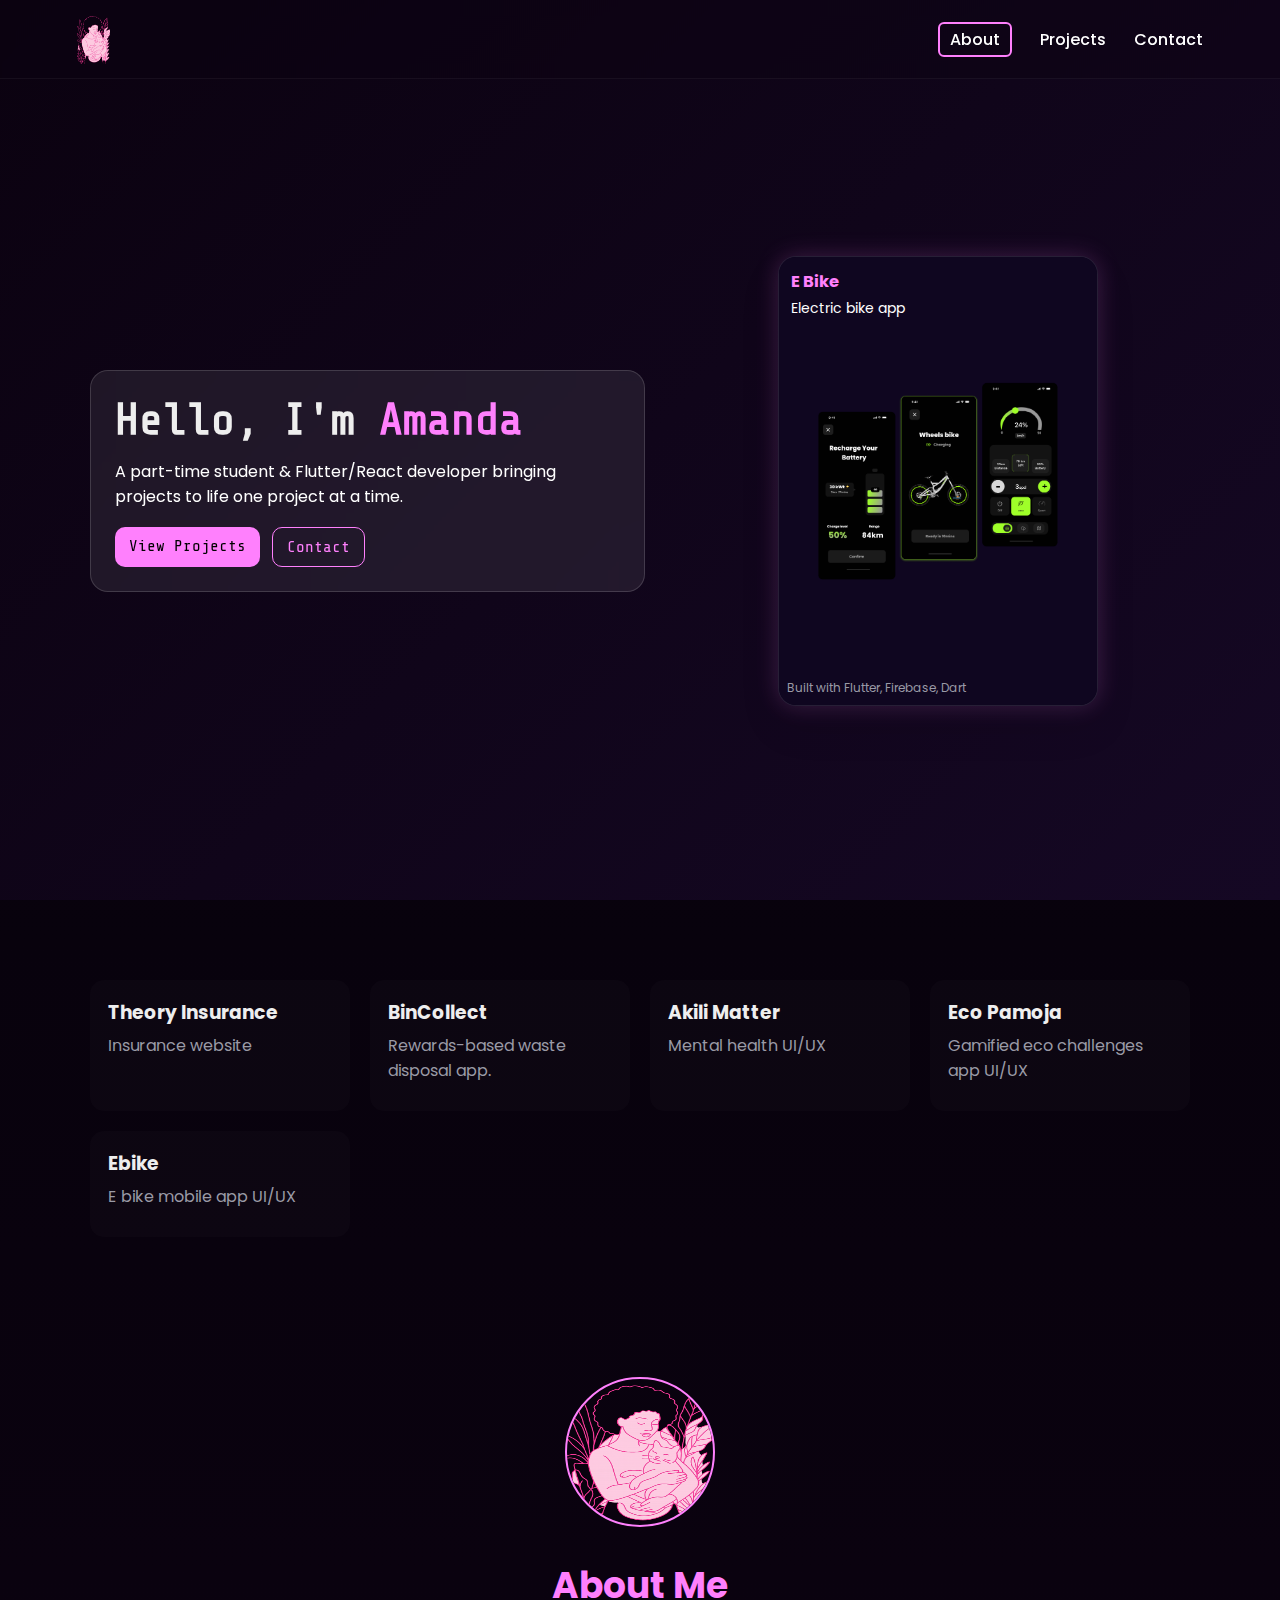
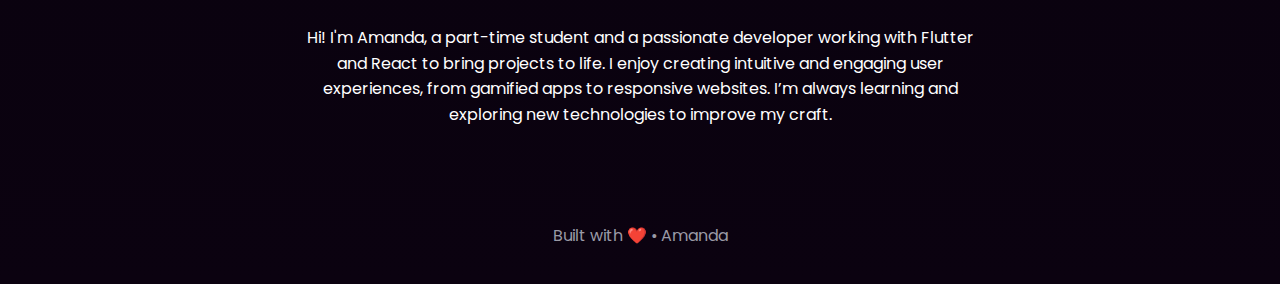
<file: index.html>
<!doctype html> 
<html lang="en">
<head>
<meta charset="utf-8" />
<meta name="viewport" content="width=device-width,initial-scale=1" />
<title>Amanda — Portfolio</title>
<link rel="icon" href="assets/logo.png" />
<link rel="preconnect" href="https://fonts.googleapis.com">
<link rel="preconnect" href="https://fonts.gstatic.com" crossorigin>
<link href="https://fonts.googleapis.com/css2?family=Poppins:wght@100..900&family=Share+Tech+Mono&display=swap" rel="stylesheet">
<style>
  :root{
    --bg1:#0b0210;
    --accent:#ff80fd; 
    --muted:#9a9aa6;
    --card:#0f0820;
  }
  *{box-sizing:border-box;margin:0;padding:0}
  body{
    font-family: Poppins, system-ui;
    color:#eee;
    background:linear-gradient(180deg,#05020a,#0b0210);
    overflow-x:hidden;
    position: relative;
  }

  /* NAVBAR */
 nav {
  position: fixed;  
  top: 0; 
  left: 0;
  width: 100%;
  z-index: 100;
  display: flex;
  align-items: center;
  justify-content: space-between;
  padding: 14px 6vw;
  background: rgba(11,2,16,0.35);
  backdrop-filter: blur(6px);
  border-bottom: 1px solid rgba(255,255,255,0.05);
}
  nav img.logo{height:50px}
  nav ul{display:flex;gap:28px;list-style:none}
  nav a{color:#fff;text-decoration:none;font-weight:500}
  nav a:hover{color:var(--accent)}

  /* Hamburger */
  .hamburger {
    display: none;
    flex-direction: column;
    gap: 5px;
    cursor: pointer;
  }
  .hamburger span {
    width: 20px;
    height: 3px;
    background: #fff;
    border-radius: 2px;
  }

  /* Mobile nav */
  .nav-links {
    display:flex;
    gap:28px;
  }
  .nav-links.active {
    display:block;
    position:absolute;
    top:70px;
    right:6vw;
    background:rgba(11,2,16,0.95);
    border-radius:12px;
    padding:14px 20px;
  }
  .nav-links.active li {
    margin:12px 0;
  }

 /* HERO */
.hero {
  min-height: 100vh;
  display:flex;
  align-items:center;
  padding: 110px 6vw 48px; 
  position:relative;
  overflow:hidden;
  background: linear-gradient(135deg, #0b0210, #1a0b2e, #ff80fd9a);
  background-size: 300% 300%;
  animation: gradientShift 20s ease infinite;
}
.hero::after {
  content: "";
  position: absolute;
  inset: 0;
  background-image: url("https://www.transparenttextures.com/patterns/noisy.png");
  opacity: 0.25;
  pointer-events: none;
}
@keyframes gradientShift {
  0% { background-position: 0% 50%; }
  50% { background-position: 100% 50%; }
  100% { background-position: 0% 50%; }
}

  .container{
    max-width:1100px;margin:0 auto;
    display:flex;gap:40px;align-items:center;width:100%;
  }
  .hero-left{flex:1}
  .title{font-size:clamp(28px,5vw,44px);font-weight:700;margin-bottom:14px}
  .title .name{color:var(--accent)}
  .subtitle{color:var(--muted);margin-bottom:18px}
  .cta-row{display:flex;gap:12px}
  .btn{padding:10px 14px;border-radius:10px;background:var(--accent);color:#000;text-decoration:none;font-weight:400}
  .btn.ghost{background:transparent;border:1px solid var(--accent);color:var(--accent)}

  /* Glass */
  .glass {
    background: rgba(255,255,255,0.08);
    border: 1px solid rgba(255,255,255,0.15);
    border-radius: 18px;
    padding: 24px;
    backdrop-filter: blur(10px);
    font-family: "Share Tech Mono", monospace;
  }
.glass p {
  font-family: "Poppins", system-ui;
  color: #fff; /* keep white */
}
  /* Mock / Carousel */
  .hero-right{flex:1;display:flex;justify-content:center}
  .mock{
    width:320px;
    height:450px;
    border-radius:18px;
    background:#0f0620;overflow:hidden;position:relative;
    border: 1px solid rgba(255,255,255,0.1);
    box-shadow: 0 20px 40px rgba(2,2,10,.10), 0 0 25px rgba(255,128,253,0.20);
    animation: floatY 6s ease-in-out infinite;
    z-index: 10; 
  }
  .carousel{
    width:100%;
    height:100%;
    position:relative
  
  }
  .carousel img {
  width: 90%;
  height: auto;
  object-fit: contain;
  position: absolute;
  top: 50%;
  left: 50%;
  transform: translate(-50%, -50%); /* centers both vertically & horizontally */
  opacity: 0;
  transition: opacity 0.6s ease;
}

  .carousel img.active{opacity:1}
  .carousel-overlay {position:absolute;top:0;left:0;width:100%;padding:12px;background:#0f0620;color:#fff;font-size:14px;}
  .carousel-overlay h3{margin-bottom:4px;color:var(--accent)}
  .carousel-footer {position:absolute;bottom:0;left:0;width:100%;padding:8px;background:#0f0620;font-size:12px;color:var(--muted);}

  @keyframes floatY {
    0%,100% { transform: translateY(0); }
    50% { transform: translateY(-20px); }
  }

  /* Projects */
  section.projects{padding:80px 6vw}
  .projects .grid{display:grid;grid-template-columns:repeat(auto-fit,minmax(240px,1fr));gap:20px;max-width:1100px;margin:0 auto}
  .card{padding:18px;border-radius:14px;background:rgba(255,255,255,.02);cursor:pointer}
  .card h3{margin-bottom:6px}
  .card p{color:var(--muted);margin-bottom:10px}

  /* Responsive */
  @media(max-width:768px){
    .container{flex-direction:column;text-align:center}
    .hero-right{margin-top:28px}
    .hamburger{display:flex}
    nav ul.nav-links{display:none;flex-direction:column}
  }
</style>
</head>
<body>

<!-- Navbar -->
 <nav>
  <img src="assets/logo.png" class="logo" alt="Logo"/>
  <div class="hamburger" id="hamburger">
    <span></span><span></span><span></span>
  </div>
  <ul class="nav-links">
    <li>
  <a href="#about" 
     style="border: 2px solid #ff80fd; border-radius: 6px; padding: 4px 10px; text-decoration: none; color: #fff;">
    About
  </a>
    </li>
    <li><a href="#projects">Projects</a></li>
    <li><a href="#contact">Contact</a></li>
  </ul>
</nav>

<section class="hero" id="about">
  <div class="container">
     <div class="hero-left glass">
      <h1 class="title">Hello, I'm <span class="name">Amanda</span></h1>
      <p class="subtitle">A part-time student & Flutter/React developer bringing projects to life one project at a time.</p>
      <div class="cta-row">
        <a class="btn" href="#projects">View Projects</a>
        <a class="btn ghost" href="#contact">Contact</a>
      </div>
    </div>

    <div class="hero-right">
      <div class="mock">
        <div class="carousel">
          <div class="carousel-overlay">
            <h3>E Bike</h3>
            <p>Electric bike app</p>
          </div>
          <img src="assets/ebike-display.png" class="active" alt="Eco Pamoja"/>
          <img src="assets/BinCollect-display.png" alt="BinCollect"/>
          <img src="assets/EcoPamoja-display.png" alt="Insurance Site"/>
          <div class="carousel-footer">Built with Flutter, Firebase, Dart</div>
        </div>
      </div>
    </div>

  </div>

</section>

<!-- Projects -->
<section class="projects" id="projects">
  <div class="grid">
    <div class="card"><h3>Theory Insurance</h3><p>Insurance website</p></div>
    <div class="card"><h3>BinCollect</h3><p>Rewards-based waste disposal app.</p></div>
    <div class="card"><h3>Akili Matter</h3><p>Mental health UI/UX</p></div>
    <div class="card"><h3>Eco Pamoja</h3><p>Gamified eco challenges app UI/UX</p></div>
    <div class="card"><h3>Ebike</h3><p>E bike mobile app UI/UX</p></div>


  </div>
</section>

<!-- About Section -->
<section class="about" id="about-section" style="padding:60px 6vw; text-align:center;">
  <img src="assets/logo.png" alt="Logo" style="width:150px; height:150px; border-radius:50%; margin-bottom:24px; border:2px solid var(--accent);">
  <h2 style="font-size:clamp(24px,4vw,36px); color:var(--accent); margin-bottom:12px;">About Me</h2>
  <p style="max-width:700px; margin:0 auto; color:#fff; font-size:16px; line-height:1.6;">
    Hi! I'm Amanda, a part-time student and a passionate developer working with Flutter and React to bring projects to life. I enjoy creating intuitive and engaging user experiences, from gamified apps to responsive websites. I’m always learning and exploring new technologies to improve my craft.
  </p>
</section>

<!-- Footer -->
<footer id="contact" style="text-align:center;padding:36px;color:var(--muted)">
  Built with ❤️ • Amanda
</footer>

<script>
// Auto-scroll carousel
const slides = document.querySelectorAll('.carousel img');
const overlay = document.querySelector('.carousel-overlay h3');
const desc = document.querySelector('.carousel-overlay p');
const footer = document.querySelector('.carousel-footer');

const info = [
  {title:"E Bike", desc:"Electric bike", stack:"Flutter, Firebase, Dart"},
  {title:"BinCollect", desc:"Rewards-based waste disposal app", stack:"Flutter, Firebase"},
  {title:"Eco Pamoja", desc:"Gamified eco app", stack:"Flutter, Firebase, Dart"},
];

let idx=0;
if(slides.length>0){
  setInterval(()=>{
    slides[idx].classList.remove('active');
    idx=(idx+1)%slides.length;
    slides[idx].classList.add('active');
    overlay.textContent = info[idx].title;
    desc.textContent = info[idx].desc;
    footer.textContent = "Built with " + info[idx].stack;
  },3000);
}

// Hamburger toggle
const hamburger = document.getElementById("hamburger");
const navLinks = document.querySelector(".nav-links");

hamburger.addEventListener("click", () => {
  navLinks.classList.toggle("active");
});
</script>

</body>
</html>
</file>
